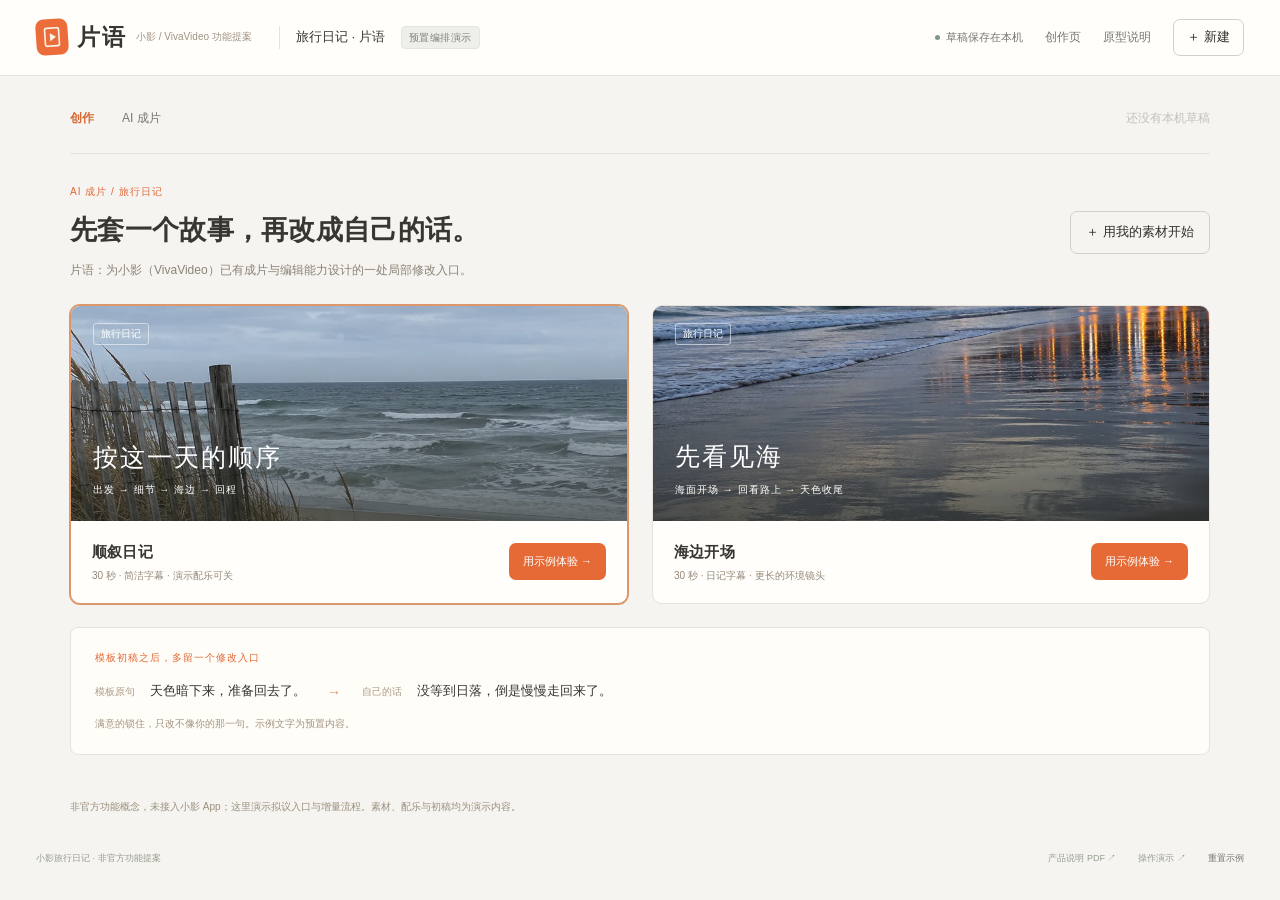
<file: index.html>
<!doctype html>
<html lang="zh-CN">
<head>
<meta charset="UTF-8"><meta name="viewport" content="width=device-width,initial-scale=1">
<meta name="theme-color" content="#f5f4f0"><meta name="description" content="片语交互演示：把周末出行的零散片段，整理成一条有自己感受的短视频。无需登录。">
<title>片语 · 小影旅行日记功能提案</title>
<link rel="icon" href="data:image/svg+xml,%3Csvg xmlns='http://www.w3.org/2000/svg' viewBox='0 0 64 64'%3E%3Crect width='64' height='64' rx='17' fill='%232b4038'/%3E%3Cpath d='M20 18h24v28H20z' fill='none' stroke='%23f7f5ed' stroke-width='3'/%3E%3Cpath d='m28 25 12 7-12 7z' fill='%23f7f5ed'/%3E%3C/svg%3E">
<link rel="stylesheet" href="style.css"><link rel="stylesheet" href="v2.css">
</head>
<body>
<header class="topbar">
 <a class="brand" href="./" aria-label="片语首页"><span class="brand-mark"><svg viewBox="0 0 24 24"><rect x="5" y="3" width="14" height="18" rx="2"/><path d="m10 8 6 4-6 4z"/></svg></span><strong>片语</strong><small class="proposal-label">小影 / VivaVideo 功能提案</small></a>
 <div class="project-label"><span class="separator"></span><span id="projectName">新的周末记录</span><span class="tag">预置编排演示</span></div>
 <div class="top-actions"><span class="save-state" id="saveState"><i></i>草稿保存在本机</span><button class="text-btn" id="homeBtn">创作页</button><button class="text-btn" id="aboutBtn">原型说明</button><button class="outline small" id="newBtn">＋ 新建</button></div>
</header>
<section class="creator-home" id="creatorHome">
 <div class="home-nav"><span class="home-tab active">创作</span><span class="muted">AI 成片</span><button class="text-btn" id="resumeBtn">继续本机草稿 →</button></div>
 <div class="home-heading"><div><span class="eyebrow">AI 成片 / 旅行日记</span><h1>先套一个故事，再改成自己的话。</h1><p>片语：为小影（VivaVideo）已有成片与编辑能力设计的一处局部修改入口。</p></div><button class="outline" id="homeImportBtn">＋ 用我的素材开始</button></div>
 <p id="homeCarry" class="carry-note" hidden></p><div class="template-grid">
  <article class="template-card"><div class="template-cover"><img src="sea.webp" alt="顺叙日记主题示意"><span>旅行日记</span><div><b>按这一天的顺序</b><small>出发 → 细节 → 海边 → 回程</small></div></div><div class="template-info"><div><h2>顺叙日记</h2><p>30 秒 · 简洁字幕 · 演示配乐可关</p></div><button class="primary" data-entry="diary">用示例体验 →</button></div></article>
  <article class="template-card"><div class="template-cover alternate"><img src="dusk.webp" alt="海边开场主题示意"><span>旅行日记</span><div><b>先看见海</b><small>海面开场 → 回看路上 → 天色收尾</small></div></div><div class="template-info"><div><h2>海边开场</h2><p>30 秒 · 日记字幕 · 更长的环境镜头</p></div><button class="primary" data-entry="coast">用示例体验 →</button></div></article>
 </div>
 <div class="value-demo"><span class="eyebrow">模板初稿之后，多留一个修改入口</span><div><span>模板原句</span><p>天色暗下来，准备回去了。</p><b>→</b><span>自己的话</span><p>没等到日落，倒是慢慢走回来了。</p></div><small>满意的锁住，只改不像你的那一句。示例文字为预置内容。</small></div>
 <div id="recentDrafts" class="recent-drafts"></div>
 <p class="concept-note">非官方功能概念，未接入小影 App；这里演示拟议入口与增量流程。素材、配乐与初稿均为演示内容。</p>
</section>
<nav class="stepbar" aria-label="创作步骤">
 <button class="step active" data-go="1"><span>01</span>选片段</button><span class="step-line"></span>
 <button class="step" data-go="2"><span>02</span>说一句</button><span class="step-line"></span>
 <button class="step" data-go="3"><span>03</span>改初稿</button>
 <span class="step-hint" id="stepHint">从相册里，选一点想留下的。</span>
</nav>
<main class="workspace">
 <aside class="library">
  <div class="section-head"><h2>这次的片段</h2><span id="mediaCount">0 段</span></div>
  <button class="import-zone" id="importBtn"><svg viewBox="0 0 24 24"><path d="M12 16V4m-5 5 5-5 5 5M4 15v5h16v-5"/></svg><strong>导入照片 / 视频</strong><span>只在当前浏览器处理</span></button>
  <input id="fileInput" type="file" accept="image/jpeg,image/png,image/webp,video/mp4,video/webm,video/quicktime" multiple hidden>
  <div class="library-caption"><span>或先试试这组素材</span><button class="text-btn green" id="sampleBtn">载入海边示例 ↗</button></div>
  <div class="media-grid" id="mediaGrid" aria-label="素材列表"></div>
  <div class="library-empty" id="libraryEmpty"><div class="empty-frames"><span></span><span></span><span></span></div><p>片段可以是零散的。<br>故事不一定。</p></div>
  <div class="library-footer"><span class="tiny-dot"></span><span id="libraryNote">支持 3–8 段素材，每个文件不超过 80 MB。</span></div>
 </aside>
 <section class="canvas-area">
  <div class="preview-top"><span id="previewLabel">作品预览</span><span class="ratio-label">9:16 · 竖屏</span></div>
  <div class="canvas-options"><label><input type="checkbox" id="musicToggle" checked> 演示配乐</label><button class="text-btn" id="coverBtn">编辑封面</button></div><div class="preview-wrap">
   <div class="phone" id="phone"><canvas id="previewCanvas" width="540" height="960" role="img" aria-label="短视频画面预览"></canvas><div class="preview-empty" id="previewEmpty"><span class="viewfinder">⌜<span>◯</span>⌟</span><p>给这个周末<br>留一个小片段。</p><small>选好素材后，在这里预览</small></div><span class="preview-watermark">片语 · 示例</span><button id="canvasPlay" class="canvas-play" aria-label="播放预览" hidden>▶</button></div>
   <div class="playback" id="playback"><button id="playBtn" class="play-btn" aria-label="播放 / 暂停" disabled>▶</button><input id="seek" aria-label="播放进度" type="range" min="0" max="30" step="0.05" value="0" disabled><span id="timecode">00:00 / 00:30</span></div>
  </div>
  <div class="preview-bottom" id="previewBottom"><span>你的片段，你的说法。</span><span>先有初稿，再慢慢改。</span></div>
  <div class="timeline" id="timeline" hidden aria-label="分段时间线"></div>
 </section>
 <section class="inspector" id="inspector" aria-live="polite"></section>
</main>
<footer class="app-footer"><span>小影旅行日记 · 非官方功能提案</span><div><a href="product.pdf" target="_blank" rel="noopener">产品说明 PDF ↗</a><a href="walkthrough.html" target="_blank" rel="noopener">操作演示 ↗</a><button class="text-btn" id="resetBtn">重置示例</button></div></footer>
<div class="toast" id="toast" role="status"></div>
<dialog id="aboutDialog"><div class="dialog-head"><h2>关于这个原型</h2><button class="icon-btn" data-close="aboutDialog" aria-label="关闭说明">×</button></div><p>拟议入口是“小影创作页 → AI成片 → 旅行日记”。在已有模板、素材和编辑能力之上，增加个人表达与局部修改。入口布局为概念设计，未实测为当前小影导航。</p><div class="note-block"><strong>你能实际操作的</strong><p>选择故事模板、补充感受、局部修改、对比原句、关闭单段字幕、锁定、排序、撤销、编辑封面、配乐预览和导出 WebM 视频。</p><strong>这次演示的边界</strong><p>没有接入在线 AI。编排与改写使用本地规则和预置示例，示例注释并非模型识别结果；不理解自带素材的画面或语音。示例图由AI生成，以轻微推拉组成片段。配乐由本Demo代码合成，不调用小影音乐库；暂不合成本地视频原音或旁白。</p></div><div class="scenario"><strong>试试异常流程</strong><p>模拟一次生成服务中断，看看怎样保留输入并恢复。</p><button class="outline" id="failNextBtn">让下一次生成失败</button></div><div class="scenario"><strong>本机体验记录</strong><p>只记录操作类型、主题、时间和结果，不记录文字、文件名或媒体；不上传。下载请求不代表文件已保存或内容已发布。</p><div id="eventList" class="event-list"></div><button class="outline" id="exportEventsBtn">下载本机事件记录 JSON</button></div><button class="primary full" data-close="aboutDialog">知道了，开始试试</button></dialog>
<dialog id="exportDialog"><div class="dialog-head"><h2>导出当前版本</h2><button class="icon-btn" data-close="exportDialog" aria-label="关闭导出">×</button></div><p class="muted">导出当前画面、字幕和顺序。9:16 · 540×960 · <span id="exportDuration">30</span> 秒 · WebM · <span id="musicExportLabel">含演示配乐</span></p><div class="export-cover"><img id="exportCover" alt="作品封面"><div><span class="eyebrow">本次作品</span><h3 id="exportTitle">没赶上日落的周末</h3><p>不必完美，也值得记下来。</p></div></div><label class="field-label" for="shareText">发布时可以这样写 <span>可改</span></label><textarea id="shareText" rows="3" maxlength="200">没等到日落，倒是慢慢走回来了。#周末散步 #片语</textarea><div class="export-progress" id="exportProgress" hidden><div class="progress-track"><i id="exportBar"></i></div><span id="exportStatus">正在录制画面，请保持页面打开…</span><button class="text-btn full" id="cancelExportBtn">取消导出，保留草稿</button></div><div id="exportDone" class="export-done" hidden><strong>视频已生成，可以下载。</strong><p>浏览器是否完成保存、内容是否已发布，需要你确认。</p><button class="outline" id="repeatBtn">沿用这个风格，再做一条</button></div><div class="export-actions"><button class="primary full" id="downloadVideoBtn">生成当前视频</button><div class="button-pair"><button class="outline" id="downloadSrtBtn">下载字幕 .srt</button><button class="outline" id="copyTextBtn">复制发布文案</button></div><button class="text-btn full" id="downloadProjectBtn">下载编排文件 .json</button><button class="text-btn full" id="refineBtn">查看“继续精剪”的承接方案</button><button class="text-btn full" id="feedbackBtn">反馈：这版初稿能继续用吗？</button></div><p class="fineprint">视频按实时速度导出，约需与作品相同的时长。若浏览器不支持，可下载字幕和草稿，或查看备用演示。</p></dialog>
<dialog id="resetDialog"><div class="dialog-head"><h2>保存这条草稿，再开一条？</h2><button class="icon-btn" data-close="resetDialog" aria-label="关闭">×</button></div><p>会把当前编排与文字留在本机最近草稿中，并沿用故事主题和配乐设置。自带媒体刷新后仍需重选。</p><div class="button-pair"><button class="outline" data-close="resetDialog">保留草稿</button><button class="primary" id="confirmReset">保存并新建</button></div></dialog>
<dialog id="coverDialog"><div class="dialog-head"><h2>给这一条起个名字</h2><button class="icon-btn" data-close="coverDialog" aria-label="关闭封面">×</button></div><label class="field-label" for="coverTitleInput">封面标题 <span>最多20字</span></label><input id="coverTitleInput" class="text-input" maxlength="20"><p class="fineprint">标题在视频开场约1.5秒内显示，并进入实际导出；不只是修改项目名称。</p><button class="primary full" id="saveCoverBtn">应用到封面</button></dialog>
<dialog id="feedbackDialog"><div class="dialog-head"><h2>这版初稿能继续用吗？</h2><button class="icon-btn" data-close="feedbackDialog" aria-label="关闭反馈">×</button></div><p>反馈只保存在这台浏览器，用来检查原型。不会上传，也不会显示为真实用户满意率。</p><div class="feedback-choices"><button class="outline" data-feedback="accepted">这版可以继续剪</button><button class="outline" data-feedback="needs_edit">还需要改</button><button class="outline" data-feedback="rejected">这版暂不采用</button></div><label class="field-label" for="feedbackReason">如果还差一点，主要在哪里？</label><select id="feedbackReason" class="text-input"><option value="">请选择原因</option><option value="too_generic">字幕像套话</option><option value="mismatch">字幕和画面不对应</option><option value="pacing">节奏不合适</option><option value="factual_error">写了没发生的事</option><option value="other">其他</option></select><button class="primary full" id="submitFeedback">保存本机反馈</button></dialog>
<dialog id="refineDialog"><div class="dialog-head"><h2>继续精剪：拟议的承接方式</h2><button class="icon-btn" data-close="refineDialog" aria-label="关闭精剪方案">×</button></div><p>正式功能设想：把当前片段顺序、时长、字幕轨和配乐状态带回小影编辑器，在同一份作品中继续调转场、音量与贴纸。</p><div class="note-block"><strong>此网页没有连接真实小影 App。</strong><p>这里展示交接清单，实际可下载字幕与编排文件。不会假装打开编辑器或完成发布。</p><div id="refineSummary"></div></div><button class="primary full" data-close="refineDialog">回到当前作品</button></dialog>
<dialog id="unmatchedDialog"><div class="dialog-head"><h2>这些话还没找到对应片段</h2><button class="icon-btn" data-close="unmatchedDialog" aria-label="关闭补充">×</button></div><p>本地规则没有自动匹配这几句。可以先选一个片段，再把一句话放入修改框，确认后保存。</p><div id="unmatchedList" class="unmatched-list"></div></dialog>
<script src="telemetry.js"></script><script src="app.js"></script>
</body></html>
</file>
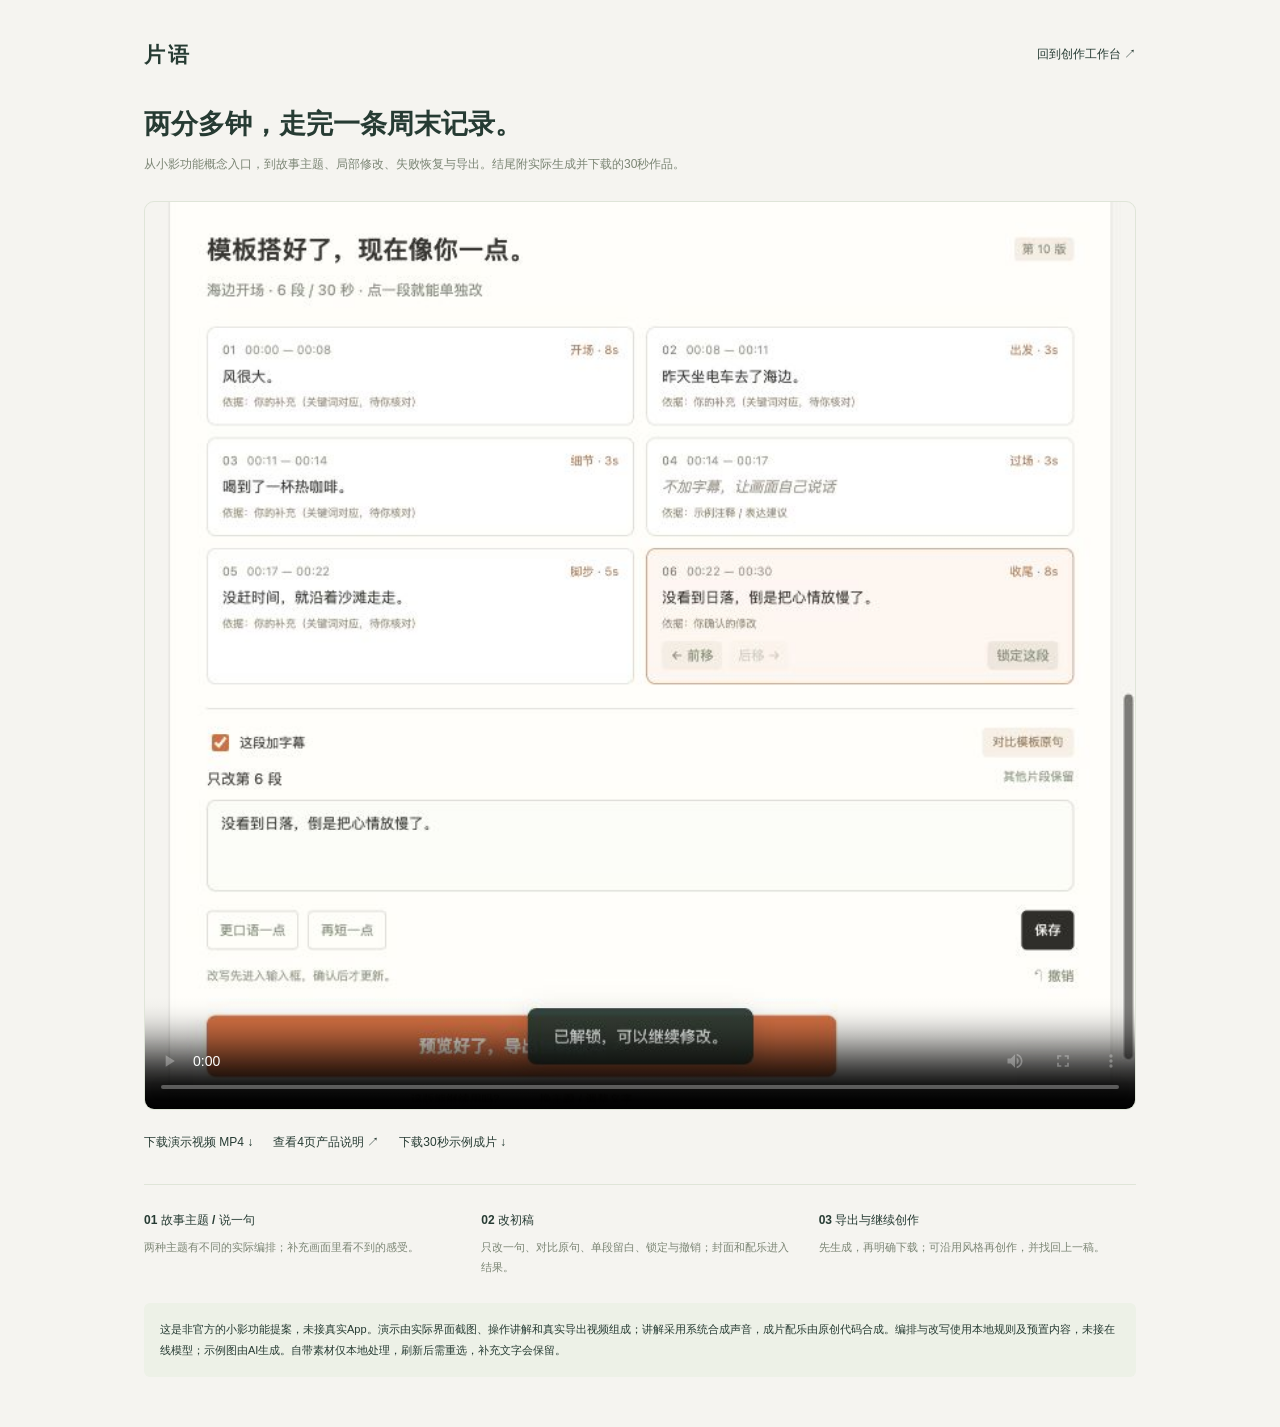
<file: walkthrough.html>
<!doctype html><html lang="zh-CN"><head><meta charset="utf-8"><meta name="viewport" content="width=device-width,initial-scale=1"><meta name="theme-color" content="#f5f4f0"><title>片语 · 操作演示</title><style>*{box-sizing:border-box}body{margin:0;background:#f5f4f0;color:#263b33;font:14px/1.8 -apple-system,BlinkMacSystemFont,'PingFang SC',sans-serif}main{max-width:1040px;padding:36px 24px 50px;margin:auto}a{color:inherit;text-decoration:none}header{display:flex;justify-content:space-between;align-items:center;margin-bottom:26px}header strong{font-size:21px;letter-spacing:3px}h1{font-size:27px;margin:0 0 6px;font-weight:600}p{font-size:12px;color:#7b8574;margin:0 0 25px}video{display:block;width:100%;border-radius:10px;background:#e8ede1;border:1px solid #dfe5d8;margin:20px 0}nav{display:flex;gap:20px;flex-wrap:wrap;font-size:12px;margin:22px 0}.steps{border-top:1px solid #dfe5d8;margin-top:30px;padding-top:22px;display:grid;grid-template-columns:repeat(3,1fr);gap:20px}.steps strong{font-size:12px;font-weight:550}.steps p{font-size:11px;margin-top:6px}.note{padding:16px;background:#edf1e7;border-radius:6px;font-size:11px;line-height:1.9}@media(max-width:600px){main{padding:24px 16px}.steps{grid-template-columns:1fr;gap:0}h1{font-size:22px}nav{gap:15px}}</style></head><body><main><header><a href="./"><strong>片语</strong></a><a href="./" style="font-size:12px">回到创作工作台 ↗</a></header><h1>两分多钟，走完一条周末记录。</h1><p>从小影功能概念入口，到故事主题、局部修改、失败恢复与导出。结尾附实际生成并下载的30秒作品。</p><video src="walkthrough.mp4" poster="preview.jpg" controls preload="metadata" playsinline aria-label="片语完整操作演示"></video><nav><a href="walkthrough.mp4" download>下载演示视频 MP4 ↓</a><a href="product.pdf" target="_blank" rel="noopener">查看4页产品说明 ↗</a><a href="sample-output.webm" download>下载30秒示例成片 ↓</a></nav><div class="steps"><div><strong>01 故事主题 / 说一句</strong><p>两种主题有不同的实际编排；补充画面里看不到的感受。</p></div><div><strong>02 改初稿</strong><p>只改一句、对比原句、单段留白、锁定与撤销；封面和配乐进入结果。</p></div><div><strong>03 导出与继续创作</strong><p>先生成，再明确下载；可沿用风格再创作，并找回上一稿。</p></div></div><div class="note">这是非官方的小影功能提案，未接真实App。演示由实际界面截图、操作讲解和真实导出视频组成；讲解采用系统合成声音，成片配乐由原创代码合成。编排与改写使用本地规则及预置内容，未接在线模型；示例图由AI生成。自带素材仅本地处理，刷新后需重选，补充文字会保留。</div></main></body></html>
</file>
<file: style.css>
:root{--bg:#f5f4f0;--paper:#fffefa;--ink:#263b33;--text:#303b36;--muted:#7d837d;--line:#e3e5dd;--accent:#cb6844;--soft:#eaf0e8;--serif:Georgia,'Songti SC',serif}*{box-sizing:border-box}body{margin:0;background:var(--bg);color:var(--text);font:14px/1.6 -apple-system,BlinkMacSystemFont,'PingFang SC','Microsoft YaHei',sans-serif}button,input,textarea,select{font:inherit}button,a,input[type=range]{-webkit-tap-highlight-color:transparent}button{cursor:pointer;border:0}button:disabled{cursor:not-allowed;opacity:.4}button:focus-visible,a:focus-visible,input:focus-visible,textarea:focus-visible,select:focus-visible{outline:3px solid #c28a55;outline-offset:3px}a{color:inherit;text-decoration:none}button{transition:background .18s,box-shadow .18s}button:hover:not(:disabled){filter:brightness(.97)}h1,h2,h3,p{margin:0}h2{font-size:16px;letter-spacing:.2px}h3{font-size:18px}.topbar{height:76px;padding:0 36px;display:flex;align-items:center;gap:27px;border-bottom:1px solid var(--line);background:var(--paper)}.brand{display:flex;align-items:center;gap:10px}.brand strong{font-size:23px;letter-spacing:3px;font-weight:650}.brand-mark{display:grid;place-items:center;width:32px;height:36px;background:var(--ink);border-radius:8px;transform:rotate(-4deg)}.brand svg{width:24px;stroke:#f7f5ed;stroke-width:1.6;fill:none}.brand svg path{stroke:none;fill:#f7f5ed}.project-label{display:flex;gap:16px;align-items:center;font-size:13px}.separator{height:23px;width:1px;background:var(--line)}.tag{font-size:10px;line-height:1.5;padding:3px 7px;color:#7b8078;background:#efefe9;border:1px solid #e5e5df;border-radius:4px;letter-spacing:.5px}.top-actions{margin-left:auto;display:flex;align-items:center;gap:22px}.save-state{font-size:11px;color:var(--muted);display:flex;gap:6px;align-items:center}.save-state i,.tiny-dot{width:5px;height:5px;border-radius:50%;background:#809780;display:inline-block}.text-btn{background:none;color:var(--muted);padding:4px 0;font-size:12px}.text-btn:hover{color:var(--ink)}.green{color:var(--ink)}.outline{padding:10px 15px;border:1px solid #cdd3c7;border-radius:7px;background:transparent;color:var(--ink);font-size:13px}.small{padding:7px 13px}.primary{background:var(--ink);color:#fffdf4;border-radius:7px;padding:13px 18px;font-weight:550;font-size:13px}.full{width:100%}.primary.warm{background:var(--accent)}.stepbar{display:flex;height:79px;align-items:center;padding:0 36px;gap:16px;max-width:1680px;margin:auto}.step{display:flex;align-items:center;gap:9px;background:transparent;color:#8b908a;font-size:13px;padding:10px 0;white-space:nowrap}.step span{font-size:10px;border:1px solid #d9ddd2;border-radius:50%;width:26px;height:26px;display:grid;place-items:center}.step.active{color:var(--ink);font-weight:600}.step.active span{color:#fff;background:var(--ink);border-color:var(--ink)}.step.done span{background:#e3e9dd;border-color:#e3e9dd;color:var(--ink)}.step-line{width:40px;height:1px;background:#d5dacf}.step-hint{font-size:11px;color:#8b9087;margin-left:auto;letter-spacing:1px}.workspace{display:grid;grid-template-columns:290px minmax(330px,1fr) 350px;max-width:1608px;min-height:690px;margin:0 auto 20px;background:var(--paper);border:1px solid var(--line);border-radius:12px;overflow:hidden;width:calc(100% - 72px)}.library{padding:25px 22px 18px;border-right:1px solid var(--line);display:flex;flex-direction:column}.section-head{display:flex;justify-content:space-between;align-items:center;margin-bottom:20px}.section-head h2{font-size:14px}.section-head>span{font-size:11px;color:var(--muted)}.import-zone{border:1px dashed #bdc8b9;background:#f8f9f4;border-radius:8px;display:flex;flex-direction:column;align-items:center;padding:23px 8px;gap:5px;color:var(--ink)}.import-zone svg{width:23px;height:23px;fill:none;stroke:var(--ink);stroke-width:1.3;margin-bottom:7px}.import-zone strong{font-size:12px;font-weight:550}.import-zone span{font-size:10px;color:var(--muted)}.library-caption{display:flex;flex-direction:column;align-items:flex-start;margin-top:20px;margin-bottom:15px;gap:2px}.library-caption>span{font-size:10px;color:var(--muted)}.library-caption .text-btn{font-size:12px}.media-grid{display:grid;grid-template-columns:repeat(2,minmax(0,1fr));gap:13px 10px}.media-card{background:none;text-align:left;padding:0;color:var(--text);min-width:0}.media-photo{height:103px;position:relative;background:#e9e9e2;border-radius:6px;overflow:hidden;outline:2px solid transparent;outline-offset:2px}.media-photo img,.media-photo video{width:100%;height:100%;object-fit:cover}.media-card.selected .media-photo{outline-color:#6e8a72}.checkmark{position:absolute;right:6px;top:6px;border:1px solid #ffffffab;background:#1d2b2866;border-radius:50%;color:transparent;width:18px;height:18px;font-size:11px;text-align:center;line-height:17px}.selected .checkmark{background:var(--ink);border-color:var(--ink);color:white}.clip-duration{position:absolute;bottom:5px;left:6px;color:white;font-size:9px;background:#17201a80;padding:0 4px;border-radius:3px}.media-card p{margin-top:6px;font-size:11px;white-space:nowrap;overflow:hidden;text-overflow:ellipsis}.media-card small{font-size:9px;color:var(--muted);display:block}.library-footer{font-size:10px;color:var(--muted);display:flex;gap:6px;align-items:baseline;margin-top:auto;padding-top:22px;line-height:1.7}.library-footer .tiny-dot{flex-shrink:0;transform:translateY(-2px)}.library-empty{margin:auto;text-align:center;color:#9da397;font-size:12px;padding:40px 0}.empty-frames{display:flex;justify-content:center;margin:0 auto 25px;height:56px;align-items:center}.empty-frames span{width:37px;height:50px;border:1px solid #d3d9cc;display:inline-block;border-radius:3px;transform:rotate(-13deg);background:#f7f7f1}.empty-frames span:nth-child(2){transform:rotate(4deg);margin-left:-10px;background:#ebeee4}.empty-frames span:nth-child(3){transform:rotate(15deg);margin-left:-10px;background:#f7f7f1}.canvas-area{background:#f0f0ea;padding:23px 28px 20px;display:flex;flex-direction:column;min-width:0}.preview-top{display:flex;justify-content:space-between;font-size:11px;color:#7d847b;margin-bottom:19px}.ratio-label{font-size:10px}.preview-wrap{display:flex;flex-direction:column;align-items:center;margin:auto 0}.phone{position:relative;background:#dce1d7;width:254px;aspect-ratio:9/16;border-radius:10px;overflow:hidden;box-shadow:0 12px 24px #35423714}#previewCanvas{width:100%;height:100%;display:block}.preview-empty{position:absolute;inset:0;background:#dfe5d9;display:flex;flex-direction:column;align-items:center;justify-content:center;color:#64745e}.preview-empty p{font:24px/1.65 var(--serif);letter-spacing:2px;margin-top:20px}.viewfinder{display:flex;align-items:center;justify-content:space-between;width:90px;font-size:40px;line-height:1}.viewfinder span{font-size:24px;color:#8c9c84}.preview-empty small{font-size:9px;margin-top:28px;color:#899680;letter-spacing:1px}.preview-watermark{position:absolute;top:14px;left:14px;color:#fff8;font-size:8px;letter-spacing:2px}.canvas-play{position:absolute;inset:0;margin:auto;width:48px;height:48px;background:#fff9;color:var(--ink);border-radius:50%;padding-left:5px;font-size:16px}.playback{display:flex;align-items:center;width:100%;max-width:350px;gap:12px;margin-top:22px}.play-btn{color:var(--ink);background:none;width:25px;padding:0;font-size:12px}input[type=range]{appearance:none;height:2px;background:#cbd2c5;min-width:0;flex:1;accent-color:var(--ink)}input[type=range]::-webkit-slider-thumb{appearance:none;width:7px;height:7px;border-radius:50%;background:var(--ink)}#timecode{font-variant-numeric:tabular-nums;font-size:9px;color:#7b8475;white-space:nowrap}.preview-bottom{display:flex;justify-content:space-between;font-size:9px;color:#929a8b;margin-top:25px}.inspector{border-left:1px solid var(--line);padding:30px 27px;position:relative;display:flex;flex-direction:column}.eyebrow{font-size:10px;color:var(--accent);letter-spacing:1px;margin-bottom:10px;display:block}.inspector h1{font-size:23px;font-weight:600;line-height:1.6;letter-spacing:.3px;margin-bottom:12px}.intro-text{font-size:12px;line-height:1.95;color:#858a81}.divider{height:1px;background:var(--line);margin:25px 0}.benefit-row{display:flex;gap:13px;margin-bottom:23px}.benefit-number{font:italic 20px var(--serif);color:#a6b29d;width:22px}.benefit-row strong{font-size:12px;font-weight:550;display:block;margin-bottom:3px}.benefit-row p{font-size:11px;color:#92968c;line-height:1.8}.bottom-action{margin-top:auto;padding-top:25px}.bottom-action p{text-align:center;font-size:10px;color:#959b8e;margin-top:10px}.field-label{display:flex;justify-content:space-between;font-size:12px;font-weight:550;margin-bottom:10px;margin-top:22px}.field-label span{font-weight:400;font-size:10px;color:var(--muted)}textarea{resize:vertical;min-height:95px;background:#fcfcf8;border:1px solid #d9dfd0;border-radius:7px;width:100%;padding:12px 13px;line-height:1.85;color:var(--text);font-size:12px}textarea::placeholder{color:#a0a497}.brief-count{text-align:right;color:#9a9e94;font-size:9px;margin-top:4px}.chips{display:flex;gap:7px;flex-wrap:wrap}.chip{border:1px solid #dadfd4;border-radius:5px;padding:7px 12px;background:none;color:#7c8477;font-size:11px}.chip.active{background:var(--soft);border-color:#a1b398;color:var(--ink)}.fact-note{padding:11px 12px;background:#f1f4ed;border-radius:6px;font-size:10px;color:#7e8975;line-height:1.9;margin-top:22px}.back-link{margin-bottom:22px;font-size:11px;text-align:left;color:#899180;background:none;padding:0}.loading{padding-top:35px}.spinner{width:40px;height:40px;border:2px solid #e0e6da;border-top-color:var(--ink);border-radius:50%;animation:spin 1.1s linear infinite;margin-bottom:30px}@keyframes spin{to{transform:rotate(360deg)}}.loading h1{font-size:22px}.progress-steps{margin-top:32px}.progress-step{display:flex;gap:10px;align-items:center;color:#a3a89d;font-size:12px;padding:12px 0}.progress-step.complete{color:var(--ink)}.progress-step span{width:17px;height:17px;border:1px solid #d6ddcf;border-radius:50%;display:grid;place-items:center;font-size:9px}.progress-step.complete span{background:var(--ink);border-color:var(--ink);color:#fff}.loading-note{color:#949c8a;font-size:11px;line-height:1.9;margin-top:auto}.error-symbol{width:45px;height:45px;background:#f6e9de;border-radius:50%;color:#ae5c3d;font:25px/45px var(--serif);text-align:center;margin:30px 0}.error-text{font-size:12px;line-height:1.9;color:#89907f;margin-bottom:24px}.error-keep{padding:13px;background:#f4f5ee;border-radius:6px;font-size:11px;color:#8b9481;margin:15px 0 30px}.editor-head{display:flex;align-items:center;justify-content:space-between;margin-bottom:7px}.editor-head h2{font-size:19px}.version-tag{font-size:9px;color:#89937f;background:#edf1e7;padding:2px 6px;border-radius:3px}.editor-sub{font-size:11px;color:#899180;margin-bottom:18px}.segment-list{display:flex;flex-direction:column;gap:9px;overflow-y:auto;max-height:282px;margin-right:-8px;padding-right:8px}.segment{padding:10px 11px;border:1px solid #e1e5d9;border-radius:7px;cursor:pointer;position:relative;background:white}.segment.active{border-color:#879f7d;background:#f6f8f1}.segment-meta{display:flex;align-items:center;gap:7px;font-size:9px;color:#98a18d;margin-bottom:3px}.segment-meta .index{color:#788a6c}.segment-meta .lock-tag{margin-left:auto;color:#718660}.segment p{font-size:11px;line-height:1.75;padding-right:15px;overflow-wrap:anywhere}.segment-source{font-size:8px;color:#9aa68e;display:block;margin-top:4px}.segment-tools{display:flex;gap:5px;margin-top:7px}.segment-tools button{font-size:10px;padding:3px 7px;border-radius:4px;background:#eef1e7;color:#849177}.segment-tools .lock{margin-left:auto}.edit-panel{border-top:1px solid var(--line);margin-top:18px;padding-top:14px}.edit-panel label{font-size:11px;display:flex;justify-content:space-between;margin-bottom:7px}.edit-panel label span{font-size:9px;color:#8f9a83}.edit-panel textarea{min-height:64px;resize:none;font-size:11px;padding:8px 10px;line-height:1.7}.rewrite-actions{display:flex;gap:7px;margin-top:8px}.rewrite-actions button{font-size:10px;padding:6px 9px;border:1px solid #dae1d0;border-radius:4px;background:none;color:#7c8b71}.rewrite-actions button.save{margin-left:auto;background:var(--ink);color:white;border-color:var(--ink)}.undo-row{display:flex;align-items:center;justify-content:space-between;padding-top:12px;font-size:9px;color:#939e87}.undo-row button{font-size:10px;background:none;color:#829375;padding:0}.timeline{display:flex;gap:5px;margin-top:22px;overflow:auto;min-height:64px}.timeline button{position:relative;min-width:42px;flex:1;background:#d7ded0;border-radius:4px;height:54px;overflow:hidden;padding:0;outline:2px solid transparent;outline-offset:1px}.timeline button.active{outline-color:var(--ink)}.timeline img{width:100%;height:100%;object-fit:cover}.timeline span{position:absolute;inset:auto 0 0;background:#263b335e;color:#fff;font-size:8px;line-height:16px}.app-footer{max-width:1608px;margin:0 auto 22px;width:calc(100% - 72px);display:flex;justify-content:space-between;font-size:9px;color:#959c8e}.app-footer>div{display:flex;gap:22px;align-items:center}.app-footer a:hover{text-decoration:underline}.app-footer button{font-size:9px;padding:0}.toast{position:fixed;bottom:34px;left:50%;transform:translate(-50%,20px);opacity:0;z-index:100;color:#fff;background:#263b33f2;box-shadow:0 5px 20px #0002;border-radius:7px;padding:12px 20px;font-size:12px;max-width:90vw;pointer-events:none;transition:.2s}.toast.show{transform:translate(-50%,0);opacity:1}dialog{color:var(--text);border:1px solid var(--line);border-radius:12px;background:var(--paper);padding:28px;width:480px;max-width:calc(100vw - 32px);max-height:90dvh;box-shadow:0 20px 80px #14241c26}dialog::backdrop{background:#1b2d2455;backdrop-filter:blur(3px)}.dialog-head{display:flex;align-items:center;justify-content:space-between;margin-bottom:15px}.dialog-head h2{font-size:18px}.icon-btn{background:none;font-size:23px;color:#8b9483;padding:0 2px}dialog>p{font-size:12px;line-height:1.9;color:#8a937f;margin-bottom:20px}.note-block{padding:18px;background:#eff3e8;border-radius:7px;margin:20px 0}.note-block strong{font-size:12px}.note-block p{font-size:11px;color:#859276;margin:6px 0 18px;line-height:1.9}.note-block p:last-child{margin-bottom:0}.scenario{margin:20px 0 25px}.scenario strong{font-size:12px}.scenario p{font-size:11px;color:#89957d;margin:5px 0 12px}.scenario .outline{font-size:11px}.button-pair{display:flex;gap:10px;margin-top:12px}.button-pair>*{flex:1}.muted{color:var(--muted)}.export-cover{display:flex;gap:18px;align-items:center;padding:14px;background:#f0f3e8;border-radius:7px;margin:20px 0}.export-cover img{width:66px;height:88px;border-radius:4px;object-fit:cover}.export-cover h3{font-size:15px}.export-cover p{font-size:10px;color:#89997c;margin-top:6px}.export-cover .eyebrow{font-size:8px;margin-bottom:4px}.export-actions{margin-top:20px}.export-actions .text-btn{margin-top:15px}.fineprint{font-size:9px!important;margin:18px 0 0!important;line-height:1.8!important}.progress-track{height:3px;background:#e3e9d9;border-radius:3px;overflow:hidden;margin:20px 0 8px}.progress-track i{height:100%;width:0;background:var(--ink);display:block}.export-progress>span{font-size:10px;color:#8b9c7d}[hidden]{display:none!important}
@media(min-width:1500px){.workspace{min-height:730px;grid-template-columns:310px minmax(330px,1fr) 370px}.phone{width:275px}.media-photo{height:113px}.segment-list{max-height:312px}}
@media(max-width:1150px){.topbar{padding:0 22px}.workspace{width:calc(100% - 36px);grid-template-columns:235px minmax(290px,1fr) 310px}.stepbar{padding:0 22px}.library{padding:22px 17px}.inspector{padding:26px 22px}.canvas-area{padding:23px 20px}.phone{width:230px}.project-label .tag{display:none}.top-actions{gap:15px}.save-state{display:none}.app-footer{width:calc(100% - 36px)}.media-photo{height:88px}.preview-bottom{font-size:8px}}
@media(max-width:940px){.workspace{grid-template-columns:220px 1fr}.inspector{grid-column:1/-1;border-top:1px solid var(--line);border-left:0;min-height:390px;display:block;padding:28px}.canvas-area{min-height:590px}.library{grid-row:1}.inspector h1 br{display:none}.bottom-action{padding-top:22px;max-width:480px}.divider{margin:20px 0}.benefit-row{margin:0 0 16px}.segment-list{max-height:360px;display:grid;grid-template-columns:repeat(2,minmax(0,1fr))}.step-hint{display:none}.project-label{font-size:11px}.intro-text{max-width:550px}.edit-panel textarea{min-height:70px}.field-label{margin-top:17px}}
@media(max-width:600px){body{font-size:13px}.topbar{height:63px;padding:0 16px;gap:15px}.brand strong{font-size:20px}.brand-mark{width:27px;height:31px}.project-label{display:none}.top-actions{gap:16px}.top-actions .small{font-size:11px;padding:5px 10px}.stepbar{height:66px;padding:0 18px;gap:12px}.step{font-size:11px;gap:7px}.step span{width:23px;height:23px;font-size:9px}.step-line{width:24px}.workspace{width:calc(100% - 24px);grid-template-columns:1fr;min-height:0;margin-bottom:18px}.library{grid-row:auto;padding:20px;border:0;border-bottom:1px solid var(--line)}.section-head{margin-bottom:14px}.import-zone{padding:14px;flex-direction:row;justify-content:center;gap:12px}.import-zone svg{margin:0;width:18px;height:18px}.import-zone span{font-size:9px}.library-caption{flex-direction:row;align-items:center;justify-content:space-between;margin:14px 0 10px}.media-grid{grid-template-columns:repeat(3,minmax(0,1fr));gap:10px}.media-photo{height:90px}.media-card p{font-size:10px}.media-card small{font-size:8px}.library-empty{display:none}.library-footer{padding-top:14px;font-size:9px}.canvas-area{min-height:530px;padding:18px 25px}.phone{width:221px}.preview-top{margin-bottom:16px}.preview-wrap{margin:0}.preview-bottom{margin-top:20px}.inspector{grid-column:auto;min-height:0;padding:25px 22px}.inspector h1{font-size:21px}.benefit-row{margin-bottom:18px}.app-footer{width:calc(100% - 32px);flex-direction:column;gap:8px;align-items:center}.app-footer>div{gap:20px}.segment-list{grid-template-columns:1fr;max-height:280px}.timeline{margin-top:15px}.bottom-action{max-width:none}.export-cover{gap:12px}.topbar .text-btn{font-size:11px}}
@media(prefers-reduced-motion:reduce){*{scroll-behavior:auto!important;transition:none!important}.spinner{animation-duration:2s}}
@media(min-width:941px) and (max-height:850px){.topbar{height:62px}.stepbar{height:65px}.workspace{min-height:0;height:calc(100dvh - 176px);min-height:530px;margin-bottom:12px}.canvas-area{padding:18px 24px 14px}.preview-top{margin-bottom:12px}.phone{width:204px}.playback{margin-top:16px}.preview-bottom{margin-top:15px}.library{padding:20px 20px 14px}.section-head{margin-bottom:14px}.import-zone{padding:14px 8px}.import-zone svg{margin-bottom:3px;width:19px;height:19px}.library-caption{margin:13px 0 10px}.media-grid{gap:9px 10px}.media-photo{height:70px}.media-card p{margin-top:4px}.library-footer{padding-top:12px;font-size:9px}.inspector{padding:23px 24px;overflow:auto}.inspector h1{font-size:21px;margin-bottom:9px}.intro-text{font-size:11px;line-height:1.85}.divider{margin:19px 0}.benefit-row{margin-bottom:17px}.benefit-row p{font-size:10px}.benefit-row strong{font-size:11px}.bottom-action{padding-top:13px}.bottom-action p{margin-top:7px;font-size:9px}.primary{padding:11px 16px}.field-label{margin-top:15px;margin-bottom:7px}.brief-count{font-size:8px}.chip{padding:5px 11px}.fact-note{margin-top:15px;font-size:9px;padding:9px 11px}.back-link{margin-bottom:15px}.inspector textarea{font-size:11px;line-height:1.75;min-height:88px}.editor-head h2{font-size:16px}.editor-head{margin-bottom:4px}.editor-sub{font-size:10px;margin-bottom:12px}.segment-list{max-height:174px;min-height:110px;flex:1}.segment{padding:8px 10px}.segment p{font-size:10px}.edit-panel{margin-top:13px;padding-top:12px}.edit-panel textarea{min-height:55px}.undo-row{padding-top:9px;font-size:8px}.rewrite-actions button{font-size:9px;padding:5px 8px}.timeline{margin-top:15px;min-height:50px}.timeline button{height:43px}.app-footer{margin-bottom:10px}.app-footer>div{gap:20px}}
@media(min-width:941px) and (max-height:850px){.workspace{grid-template-rows:minmax(0,1fr)}.library,.canvas-area,.inspector{min-height:0}.library{overflow:auto}.media-photo{height:60px}.library-footer{padding-top:9px}.library-caption{margin-top:10px;margin-bottom:8px}.import-zone{padding:12px 8px}.segment-list{min-height:105px}.canvas-area .preview-wrap{min-height:0}.timeline{flex-shrink:0}.inspector>.bottom-action{flex-shrink:0}}
</file>
<file: v2.css>
:root{--ink:#302e2b;--text:#373632;--muted:#78766e;--accent:#e16838;--soft:#fff0e6;--line:#e7e2da;--paper:#fffefb;--bg:#f6f4f0}.brand-mark{background:#ec6d39}.brand{gap:9px}.brand strong{letter-spacing:2px}.proposal-label{font-size:10px;color:#a09484;letter-spacing:0;white-space:nowrap}.primary{background:#e56a36;color:#fff}.primary:hover{background:#d75d2a}.step.active span{background:#e56a36;border-color:#e56a36}.step.done span{background:#ffeadc;border-color:#ffeadc}.green{color:#bc5b32}.media-card.selected .media-photo{outline-color:#db885f}.selected .checkmark{background:#d97444;border-color:#d97444}.canvas-area{background:#eeeae3}.chip.active{background:#fff0e4;border-color:#e4a480}.segment.active{background:#fff7f0;border-color:#dba47b}.version-tag,.segment-tools button{background:#f8eee4}.timeline button.active{outline-color:#db7441}.text-input{width:100%;background:#fffefb;color:#38352f;border:1px solid #dcd6ca;padding:10px 12px;border-radius:6px;font:inherit;font-size:12px}.creator-home{max-width:1140px;width:calc(100% - 72px);margin:0 auto;padding:24px 0 35px}.home-nav{display:flex;gap:28px;align-items:center;font-size:12px;padding:5px 0 21px;border-bottom:1px solid var(--line)}.home-tab{color:#d56a39;font-weight:600}.home-nav .text-btn{margin-left:auto}.home-heading{display:flex;justify-content:space-between;align-items:center;margin:30px 0 24px}.home-heading h1{font-size:27px;font-weight:600;letter-spacing:.3px;margin-bottom:9px}.home-heading p{font-size:12px;color:#8b8376}.home-heading .eyebrow{font-size:10px;margin-bottom:9px}.template-grid{display:grid;grid-template-columns:1fr 1fr;gap:24px}.template-card{background:var(--paper);border:1px solid var(--line);border-radius:10px;overflow:hidden}.template-cover{height:215px;position:relative;color:white;overflow:hidden}.template-cover img{width:100%;height:100%;object-fit:cover;object-position:center 45%}.template-cover:after{content:'';position:absolute;inset:0;background:linear-gradient(transparent 20%,#252722a8)}.template-cover>span{position:absolute;left:22px;top:17px;z-index:1;font-size:10px;border:1px solid #fff8;padding:2px 7px;border-radius:3px}.template-cover>div{position:absolute;left:22px;bottom:23px;z-index:1}.template-cover b{display:block;font-size:25px;letter-spacing:2px;font-weight:500}.template-cover small{font-size:10px;letter-spacing:1px;display:block;margin-top:5px}.alternate img{object-position:center 60%}.alternate b{font-family:Georgia,'Songti SC',serif}.template-info{padding:19px 21px;display:flex;align-items:center;justify-content:space-between;gap:12px}.template-info h2{font-size:15px}.template-info p{font-size:10px;color:#948777;margin-top:4px}.template-info .primary{font-size:11px;padding:10px 14px;white-space:nowrap}.value-demo{padding:22px 24px;margin-top:23px;background:#fffdf7;border:1px solid var(--line);border-radius:8px}.value-demo .eyebrow{font-size:10px;margin-bottom:15px}.value-demo>div{display:flex;align-items:center;gap:15px}.value-demo>div>span{font-size:10px;color:#aa9b86;white-space:nowrap}.value-demo p{font-size:13px}.value-demo b{font-weight:400;color:#d78c65;padding:0 6px}.value-demo>small{font-size:10px;color:#a19482;display:block;margin-top:13px}.concept-note{font-size:10px;color:#9a8f7d;line-height:1.9;margin-top:22px}.canvas-options{display:flex;justify-content:space-between;align-items:center;margin-top:-5px;margin-bottom:14px;gap:10px;font-size:10px;color:#827c70}.canvas-options label{display:flex;align-items:center;gap:6px}.canvas-options input{accent-color:#d96c39}.canvas-options button{font-size:10px}.template-selector{display:flex;gap:8px;margin-top:13px}.template-selector button{flex:1;font-size:10px;padding:8px;border:1px solid #ded4c7;border-radius:5px;background:none;color:#8b7d68}.template-selector .active{background:#fff0df;border-color:#de9c66;color:#a85930}.mini-brief-title{font-size:19px!important}.segment-role{color:#b67e57;margin-left:auto}.segment-source{color:#9e927e}.caption-empty{color:#a09a8b;font-style:italic}.caption-control{display:flex;align-items:center;justify-content:space-between;font-size:10px;margin-bottom:8px}.caption-control label{display:flex;gap:5px;align-items:center}.caption-control input{accent-color:#d96b37}.compare-btn{font-size:9px;color:#9c7a58;background:#f8f0e5;border-radius:4px;padding:4px 8px}.compare-btn.active{color:#d56a39;border:1px solid #ddab7f}.edit-panel .caption-control label{margin:0;font-size:10px}.editor-sub{line-height:1.7}.draft-feedback{display:flex;justify-content:center;gap:20px;margin-top:7px}.draft-feedback button{font-size:9px;padding:3px;color:#a47854;background:none}.unmatched-warning{font-size:10px;background:#fff1df;color:#a87b46;border-radius:4px;padding:5px 8px;margin:0 0 10px;text-align:left}.event-list{max-height:130px;overflow:auto;font:10px/1.9 -apple-system,sans-serif;color:#9a8b74;margin:12px 0}.feedback-choices{display:flex;gap:7px;flex-wrap:wrap}.feedback-choices button{font-size:11px;flex:1;padding:10px 7px;white-space:nowrap}.feedback-choices .active{border-color:#d58b59;background:#fff0e1}.export-done{padding:14px;background:#fff1e2;border-radius:6px;margin:17px 0;font-size:12px}.export-done p{font-size:10px;color:#9b8a70;margin:5px 0 12px}.export-done button{font-size:11px}.unmatched-list button{width:100%;text-align:left;margin:7px 0;font-size:12px;background:#fff1e4;border-radius:5px;padding:10px;color:#986744}.recent-drafts{display:flex;gap:10px;flex-wrap:wrap;margin-top:20px}.recent-drafts button{font-size:11px;background:#fffdf6;border:1px solid #e3dacc;border-radius:5px;padding:9px 12px;color:#8a7b63}.dirty-note{font-size:10px;background:#fff0df;color:#b1733f;border-radius:5px;padding:7px 9px;margin-top:12px}.app-footer{font-size:9px}.note-block{background:#faf0e5}.fact-note{background:#fbf0e5;color:#9d8d75}
@media(min-width:941px) and (max-height:850px){.canvas-options{margin-bottom:8px;font-size:9px}.phone{width:193px}.template-selector{margin-top:10px}.template-selector button{padding:6px}.mini-brief-title{font-size:18px!important}.inspector .brief-v2{min-height:75px}.caption-control{font-size:9px}.editor-sub{font-size:9px;margin-bottom:9px}.segment-list{max-height:155px;min-height:95px}.segment-source{font-size:8px}.edit-panel{margin-top:10px;padding-top:10px}.inspector>.bottom-action{padding-top:10px}.draft-feedback{margin-top:4px}.proposal-label{font-size:9px}.topbar{gap:21px}.top-actions{gap:17px}.creator-home{padding-top:18px}.home-heading{margin:24px 0 20px}.template-cover{height:185px}.value-demo{margin-top:20px;padding:19px 22px}.concept-note{margin-top:17px}}
@media(max-width:940px){.proposal-label{display:none}.home-heading{align-items:flex-start;gap:20px}.home-heading h1{font-size:23px}.template-info{flex-direction:column;align-items:flex-start}.value-demo>div{flex-wrap:wrap;gap:10px}.home-heading>.outline{white-space:nowrap;font-size:11px}.caption-control label{font-size:10px}.creator-home{width:calc(100% - 36px)}}
@media(max-width:600px){.creator-home{width:calc(100% - 32px);padding-top:17px}.home-heading{display:block;margin-top:24px}.home-heading h1{font-size:23px;line-height:1.6}.home-heading p{font-size:11px}.home-heading>.outline{margin-top:18px}.template-grid{grid-template-columns:1fr;gap:16px}.template-cover{height:190px}.template-info{flex-direction:row;padding:16px}.template-info p{font-size:9px}.value-demo{padding:17px}.value-demo>div{display:grid;grid-template-columns:60px 1fr;gap:9px}.value-demo b{grid-column:1/-1;text-align:center}.value-demo p{font-size:11px}.concept-note{font-size:9px}.top-actions{gap:11px}.home-nav{gap:22px}.canvas-options{font-size:10px}.canvas-area{min-height:570px}.template-selector button{padding:9px}.proposal-label{display:none}.home-tab{font-size:11px}.draft-feedback{margin-top:10px}}

.template-card.chosen{border-color:#dc986c;box-shadow:0 0 0 1px #dc986c}.carry-note{font-size:11px;color:#ac774e;margin:-6px 0 17px}
</file>
